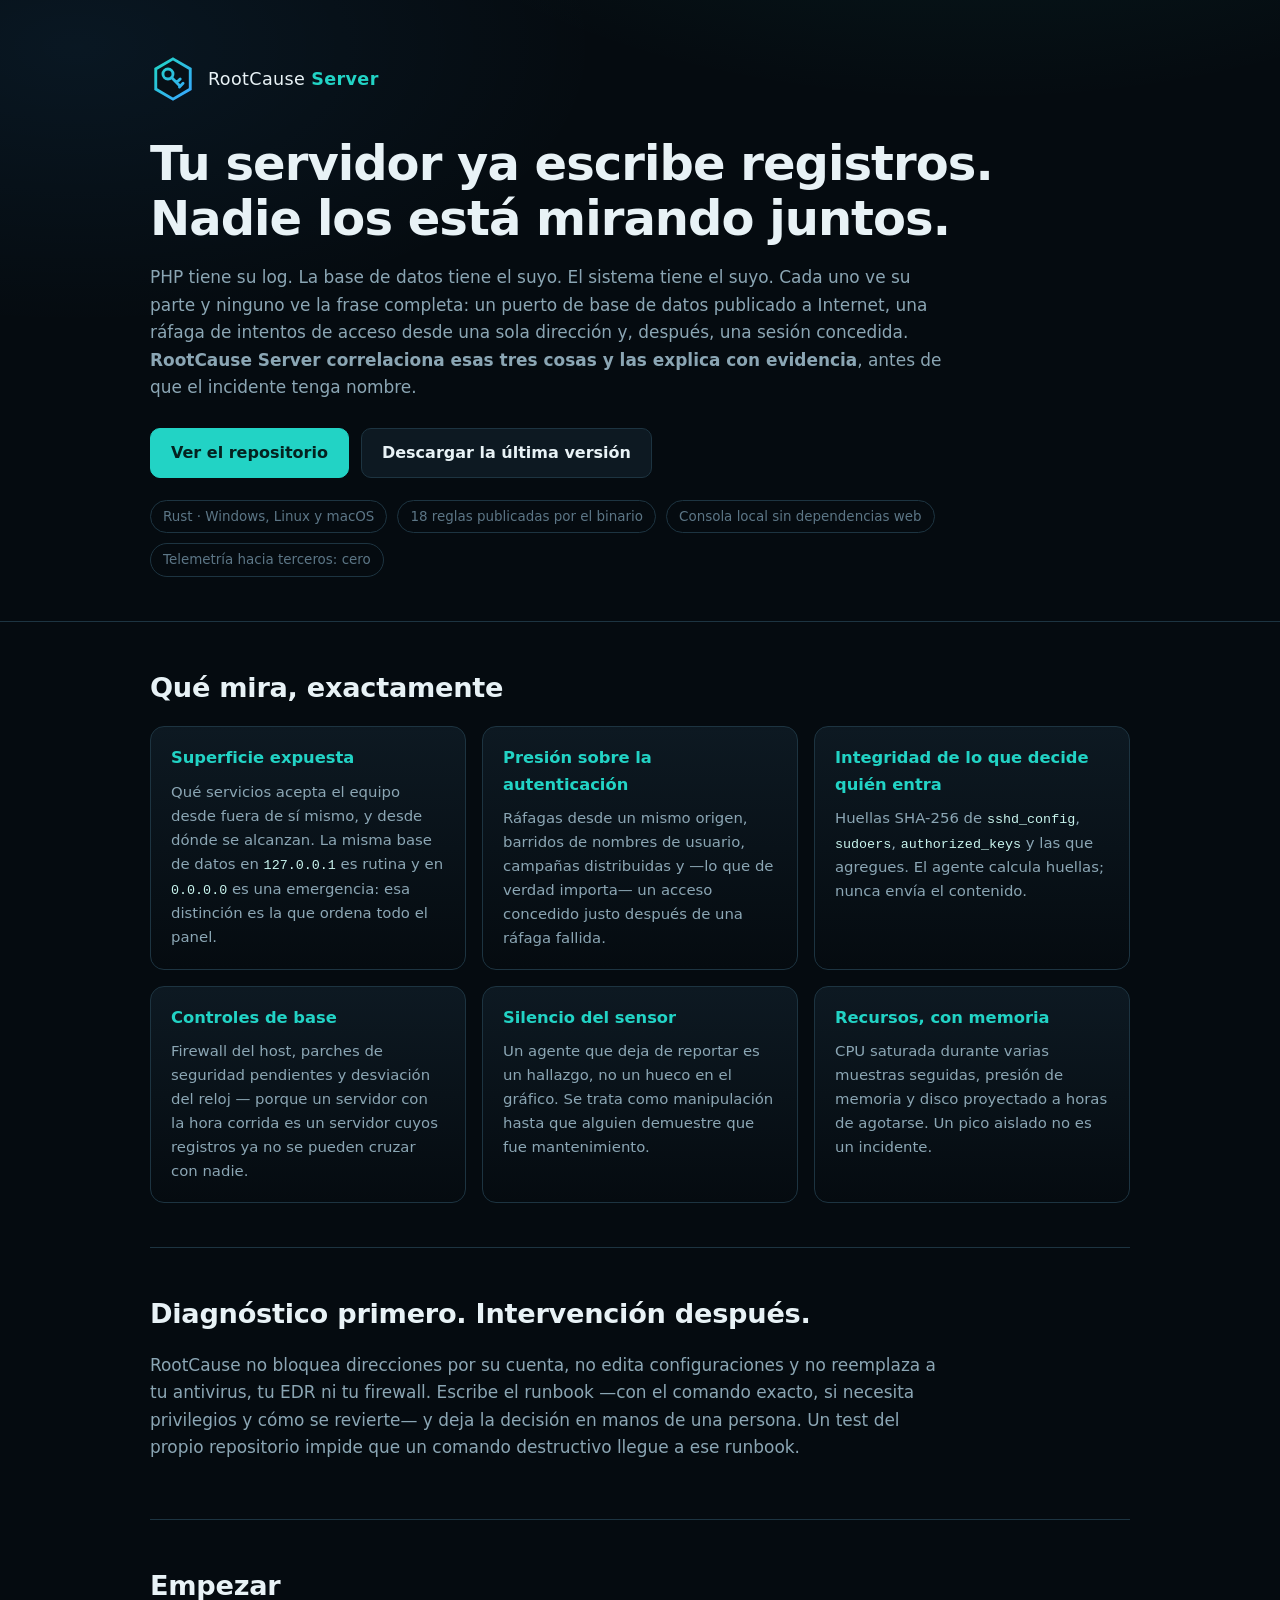
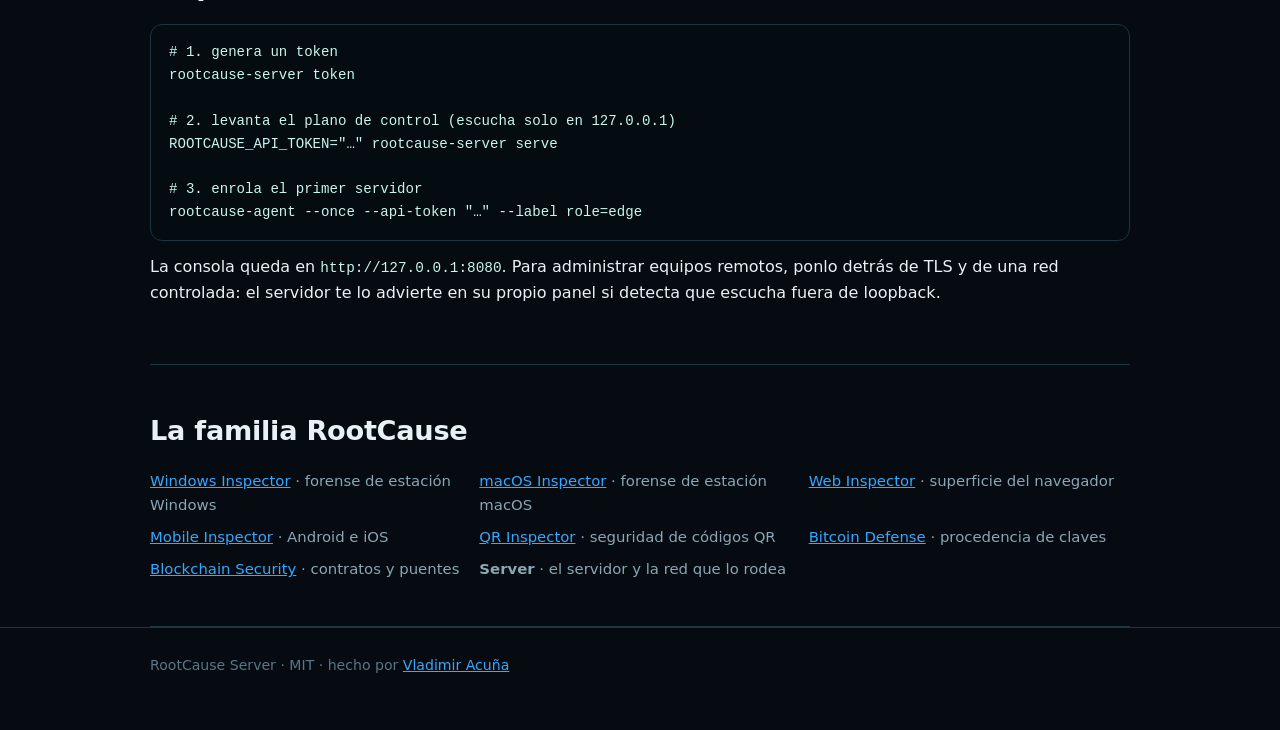
<file: landing/index.html>
<!doctype html>
<html lang="es">
  <head>
    <meta charset="utf-8">
    <meta name="viewport" content="width=device-width, initial-scale=1">
    <meta name="color-scheme" content="dark">
    <title>RootCause Server · Defensa de servidores con evidencia</title>
    <meta name="description" content="Plano de control local que vigila la superficie expuesta de tus servidores, la presión sobre su autenticación y la integridad de sus archivos críticos, y explica cada hallazgo con evidencia y runbook.">
    <link rel="icon" href="rootcause.svg" type="image/svg+xml">
    <link rel="stylesheet" href="landing.css">
  </head>
  <body>
    <header class="hero">
      <div class="wrap">
        <div class="brand">
          <img src="rootcause.svg" alt="" width="46" height="46">
          <span>RootCause <strong>Server</strong></span>
        </div>

        <h1>Tu servidor ya escribe registros.<br>Nadie los está mirando juntos.</h1>
        <p class="lede">
          PHP tiene su log. La base de datos tiene el suyo. El sistema tiene el suyo.
          Cada uno ve su parte y ninguno ve la frase completa: un puerto de base de datos
          publicado a Internet, una ráfaga de intentos de acceso desde una sola dirección
          y, después, una sesión concedida. <strong>RootCause Server correlaciona esas tres
          cosas y las explica con evidencia</strong>, antes de que el incidente tenga nombre.
        </p>

        <div class="actions">
          <a class="button primary" href="https://github.com/vladimiracunadev-create/rootcause-server">
            Ver el repositorio
          </a>
          <a class="button" href="https://github.com/vladimiracunadev-create/rootcause-server/releases/latest">
            Descargar la última versión
          </a>
        </div>

        <ul class="chips">
          <li>Rust · Windows, Linux y macOS</li>
          <li>18 reglas publicadas por el binario</li>
          <li>Consola local sin dependencias web</li>
          <li>Telemetría hacia terceros: cero</li>
        </ul>
      </div>
    </header>

    <main>
      <section class="wrap">
        <h2>Qué mira, exactamente</h2>
        <div class="grid">
          <article>
            <h3>Superficie expuesta</h3>
            <p>
              Qué servicios acepta el equipo desde fuera de sí mismo, y desde dónde se
              alcanzan. La misma base de datos en <code>127.0.0.1</code> es rutina y en
              <code>0.0.0.0</code> es una emergencia: esa distinción es la que ordena todo
              el panel.
            </p>
          </article>
          <article>
            <h3>Presión sobre la autenticación</h3>
            <p>
              Ráfagas desde un mismo origen, barridos de nombres de usuario, campañas
              distribuidas y —lo que de verdad importa— un acceso concedido justo después
              de una ráfaga fallida.
            </p>
          </article>
          <article>
            <h3>Integridad de lo que decide quién entra</h3>
            <p>
              Huellas SHA-256 de <code>sshd_config</code>, <code>sudoers</code>,
              <code>authorized_keys</code> y las que agregues. El agente calcula huellas;
              nunca envía el contenido.
            </p>
          </article>
          <article>
            <h3>Controles de base</h3>
            <p>
              Firewall del host, parches de seguridad pendientes y desviación del reloj —
              porque un servidor con la hora corrida es un servidor cuyos registros ya no
              se pueden cruzar con nadie.
            </p>
          </article>
          <article>
            <h3>Silencio del sensor</h3>
            <p>
              Un agente que deja de reportar es un hallazgo, no un hueco en el gráfico. Se
              trata como manipulación hasta que alguien demuestre que fue mantenimiento.
            </p>
          </article>
          <article>
            <h3>Recursos, con memoria</h3>
            <p>
              CPU saturada durante varias muestras seguidas, presión de memoria y disco
              proyectado a horas de agotarse. Un pico aislado no es un incidente.
            </p>
          </article>
        </div>
      </section>

      <section class="wrap band">
        <h2>Diagnóstico primero. Intervención después.</h2>
        <p class="lede">
          RootCause no bloquea direcciones por su cuenta, no edita configuraciones y no
          reemplaza a tu antivirus, tu EDR ni tu firewall. Escribe el runbook —con el
          comando exacto, si necesita privilegios y cómo se revierte— y deja la decisión
          en manos de una persona. Un test del propio repositorio impide que un comando
          destructivo llegue a ese runbook.
        </p>
      </section>

      <section class="wrap">
        <h2>Empezar</h2>
        <pre><code># 1. genera un token
rootcause-server token

# 2. levanta el plano de control (escucha solo en 127.0.0.1)
ROOTCAUSE_API_TOKEN="…" rootcause-server serve

# 3. enrola el primer servidor
rootcause-agent --once --api-token "…" --label role=edge</code></pre>
        <p>
          La consola queda en <code>http://127.0.0.1:8080</code>. Para administrar equipos
          remotos, ponlo detrás de TLS y de una red controlada: el servidor te lo advierte
          en su propio panel si detecta que escucha fuera de loopback.
        </p>
      </section>

      <section class="wrap band">
        <h2>La familia RootCause</h2>
        <ul class="family">
          <li><a href="https://github.com/vladimiracunadev-create/rootcause-windows-inspector">Windows Inspector</a> · forense de estación Windows</li>
          <li><a href="https://github.com/vladimiracunadev-create/rootcause-macos-inspector">macOS Inspector</a> · forense de estación macOS</li>
          <li><a href="https://github.com/vladimiracunadev-create/rootcause-web-inspector">Web Inspector</a> · superficie del navegador</li>
          <li><a href="https://github.com/vladimiracunadev-create/rootcause-mobile-inspector">Mobile Inspector</a> · Android e iOS</li>
          <li><a href="https://github.com/vladimiracunadev-create/rootcause-qr-inspector">QR Inspector</a> · seguridad de códigos QR</li>
          <li><a href="https://github.com/vladimiracunadev-create/rootcause-bitcoin-defense">Bitcoin Defense</a> · procedencia de claves</li>
          <li><a href="https://github.com/vladimiracunadev-create/rootcause-blockchain-security">Blockchain Security</a> · contratos y puentes</li>
          <li><strong>Server</strong> · el servidor y la red que lo rodea</li>
        </ul>
      </section>
    </main>

    <footer>
      <div class="wrap">
        <p>
          RootCause Server · MIT · hecho por
          <a href="https://github.com/vladimiracunadev-create">Vladimir Acuña</a>
        </p>
      </div>
    </footer>
  </body>
</html>
</file>
<file: landing/landing.css>
:root {
  color-scheme: dark;
  --bg: #050b10;
  --surface: #0d1922;
  --border: #1d3441;
  --text: #e8f2f6;
  --muted: #8ba6b4;
  --dim: #5c7686;
  --accent: #22d3c5;
  --accent-2: #38a7ff;
  --mono: ui-monospace, "SFMono-Regular", Consolas, monospace;
  --sans: system-ui, -apple-system, "Segoe UI", Roboto, Arial, sans-serif;
}

* { box-sizing: border-box; }

body {
  margin: 0;
  background:
    radial-gradient(1100px 560px at 76% -10%, rgb(34 211 197 / 10%), transparent 60%),
    radial-gradient(900px 480px at 6% 2%, rgb(56 167 255 / 8%), transparent 58%),
    var(--bg);
  color: var(--text);
  font-family: var(--sans);
  line-height: 1.62;
}

.wrap {
  width: min(980px, 92vw);
  margin: 0 auto;
}

.hero {
  padding: 56px 0 44px;
  border-bottom: 1px solid var(--border);
}

.brand {
  display: flex;
  align-items: center;
  gap: 12px;
  margin-bottom: 34px;
  font-size: 1.1rem;
  letter-spacing: 0.02em;
}

.brand strong { color: var(--accent); }

h1 {
  margin: 0 0 18px;
  font-size: clamp(1.9rem, 4.4vw, 3rem);
  line-height: 1.15;
  letter-spacing: -0.02em;
}

h2 {
  margin: 0 0 16px;
  font-size: clamp(1.3rem, 2.4vw, 1.7rem);
  letter-spacing: -0.01em;
}

h3 {
  margin: 0 0 8px;
  font-size: 1.02rem;
  color: var(--accent);
}

p { margin: 0 0 14px; }

.lede {
  max-width: 74ch;
  color: var(--muted);
  font-size: 1.06rem;
}

.actions {
  display: flex;
  gap: 12px;
  flex-wrap: wrap;
  margin: 26px 0 22px;
}

.button {
  display: inline-block;
  padding: 11px 20px;
  border: 1px solid var(--border);
  border-radius: 10px;
  background: var(--surface);
  color: var(--text);
  font-weight: 600;
  text-decoration: none;
}

.button:hover { border-color: var(--accent); }

.button.primary {
  background: var(--accent);
  border-color: var(--accent);
  color: #04221f;
}

.chips {
  display: flex;
  gap: 10px;
  flex-wrap: wrap;
  margin: 0;
  padding: 0;
  list-style: none;
}

.chips li {
  padding: 5px 12px;
  border: 1px solid var(--border);
  border-radius: 999px;
  color: var(--dim);
  font-size: 0.84rem;
}

main section {
  padding: 44px 0;
}

.band {
  border-top: 1px solid var(--border);
  border-bottom: 1px solid var(--border);
}

.grid {
  display: grid;
  grid-template-columns: repeat(auto-fit, minmax(272px, 1fr));
  gap: 16px;
}

.grid article {
  padding: 18px 20px;
  border: 1px solid var(--border);
  border-radius: 14px;
  background: linear-gradient(180deg, var(--surface), rgb(5 11 16 / 90%));
}

.grid p {
  margin: 0;
  color: var(--muted);
  font-size: 0.93rem;
}

code {
  font-family: var(--mono);
  font-size: 0.9em;
  color: #c9f5ee;
}

pre {
  overflow-x: auto;
  padding: 16px 18px;
  border: 1px solid var(--border);
  border-radius: 12px;
  background: #040c11;
}

pre code { font-size: 0.88rem; }

.family {
  display: grid;
  grid-template-columns: repeat(auto-fit, minmax(268px, 1fr));
  gap: 8px;
  margin: 0;
  padding: 0;
  list-style: none;
  color: var(--muted);
  font-size: 0.93rem;
}

a { color: var(--accent-2); }

footer {
  padding: 26px 0 40px;
  border-top: 1px solid var(--border);
  color: var(--dim);
  font-size: 0.88rem;
}
</file>
